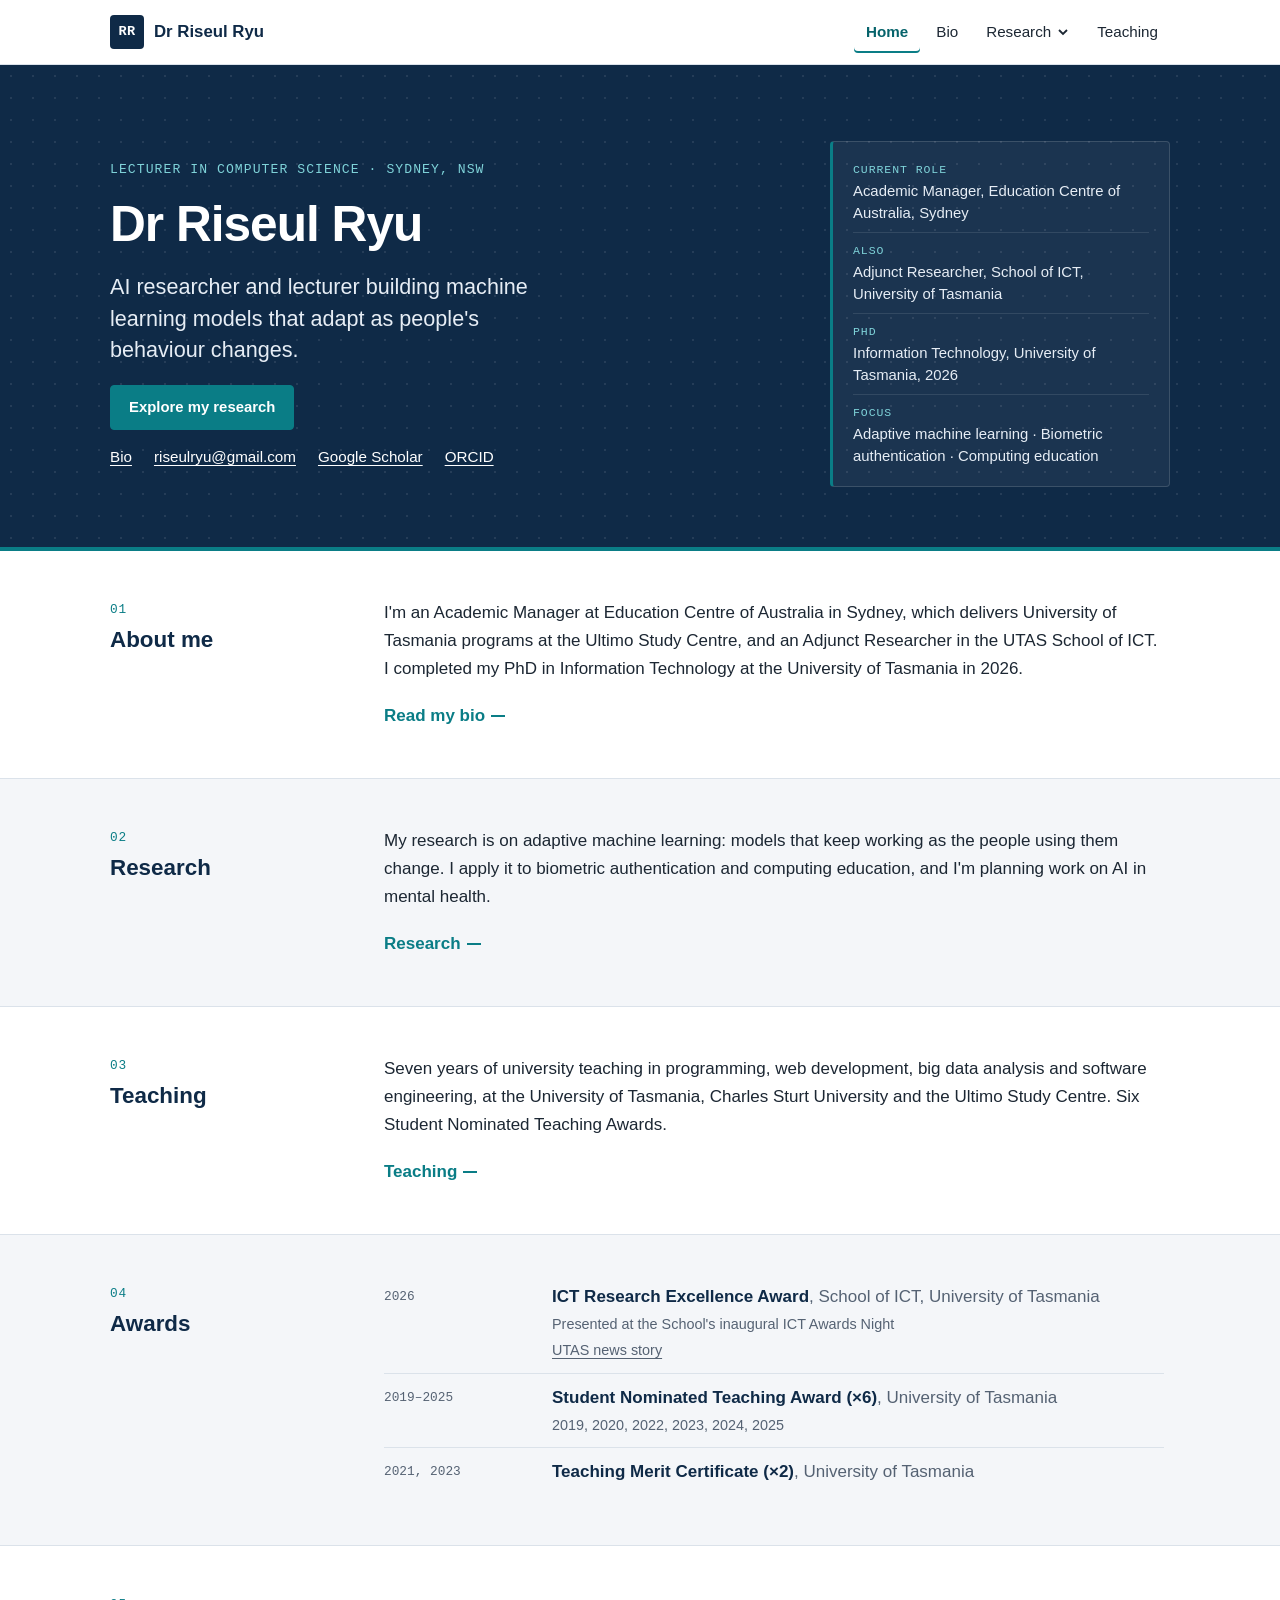
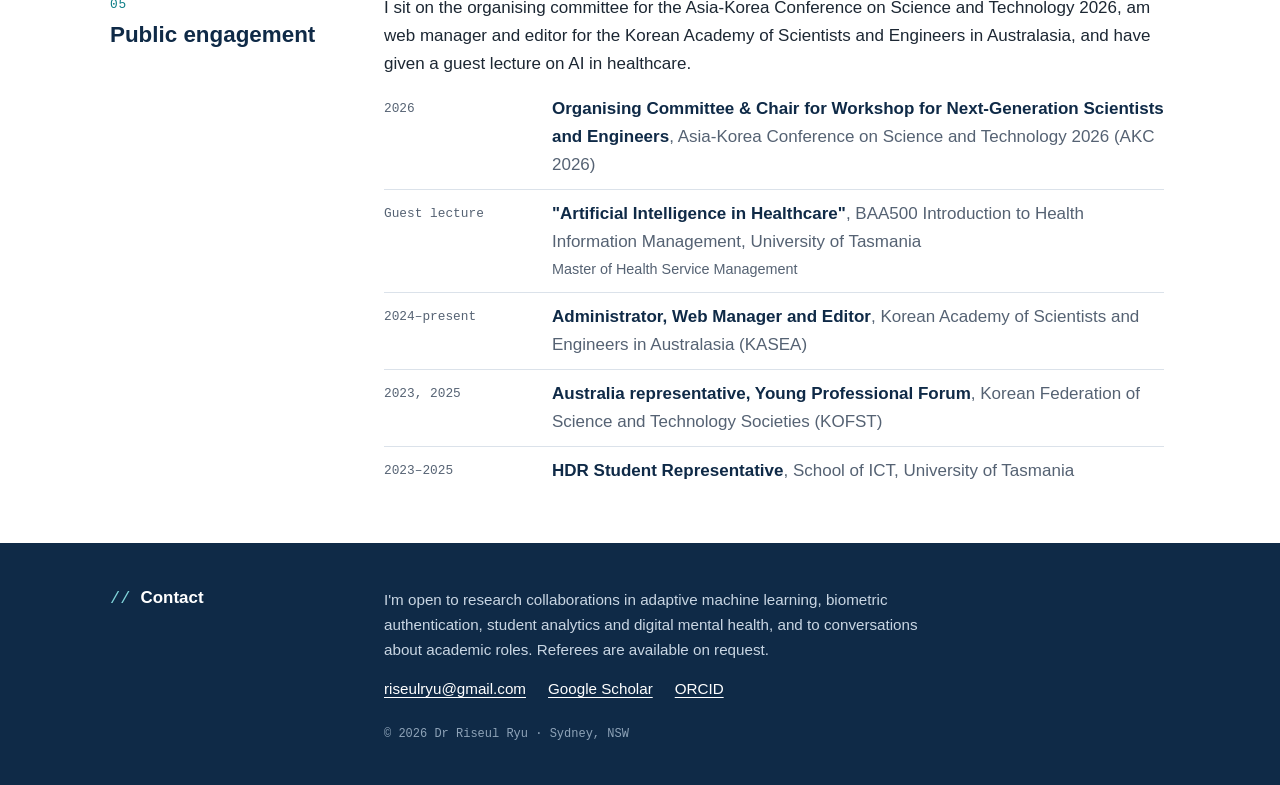
<file: index.html>
<!doctype html>
<html lang="en-AU">
<head>
<meta charset="utf-8">
<meta name="viewport" content="width=device-width, initial-scale=1">
<title>Dr Riseul Ryu | AI Researcher and Lecturer, Sydney</title>
<meta name="description" content="Dr Riseul Ryu, AI researcher and lecturer in Sydney: adaptive machine learning for biometric authentication, computing education and mental health.">
<meta property="og:title" content="Dr Riseul Ryu | AI Researcher and Lecturer, Sydney">
<meta property="og:description" content="Dr Riseul Ryu, AI researcher and lecturer in Sydney: adaptive machine learning for biometric authentication, computing education and mental health.">
<link rel="stylesheet" href="assets/site.css">
</head>
<body data-page="home">
<main>
  <section class="hero">
    <div class="wrap hero-inner">
      <div>
        <div id="photo"></div>
        <p class="kicker" id="kicker"></p>
        <h1 id="name"></h1>
        <p class="hero-summary" id="summary"></p>
        <div class="btn-row" id="heroBtns"></div>
        <ul class="text-links" id="heroLinks"></ul>
      </div>
      <dl class="facts" id="facts"></dl>
    </div>
  </section>
  <section class="block first">
    <div class="wrap sec">
      <div class="sec-label"><h2>About me</h2></div>
      <div class="sec-body"><div id="intro"></div></div>
    </div>
  </section>
  <section class="block">
    <div class="wrap sec">
      <div class="sec-label"><h2>Research</h2></div>
      <div class="sec-body"><div id="researchBrief"></div></div>
    </div>
  </section>
  <section class="block">
    <div class="wrap sec">
      <div class="sec-label"><h2>Teaching</h2></div>
      <div class="sec-body"><div id="teachingBrief"></div></div>
    </div>
  </section>
  <section class="block" id="awards">
    <div class="wrap sec">
      <div class="sec-label"><h2>Awards</h2></div>
      <div class="sec-body"><div id="awardsBrief"></div></div>
    </div>
  </section>
  <section class="block" id="engagement">
    <div class="wrap sec">
      <div class="sec-label"><h2>Public engagement</h2></div>
      <div class="sec-body"><div id="engagementBrief"></div></div>
    </div>
  </section>
</main>
<script src="assets/data.js"></script>
<script src="assets/site.js"></script>
</body>
</html>
</file>
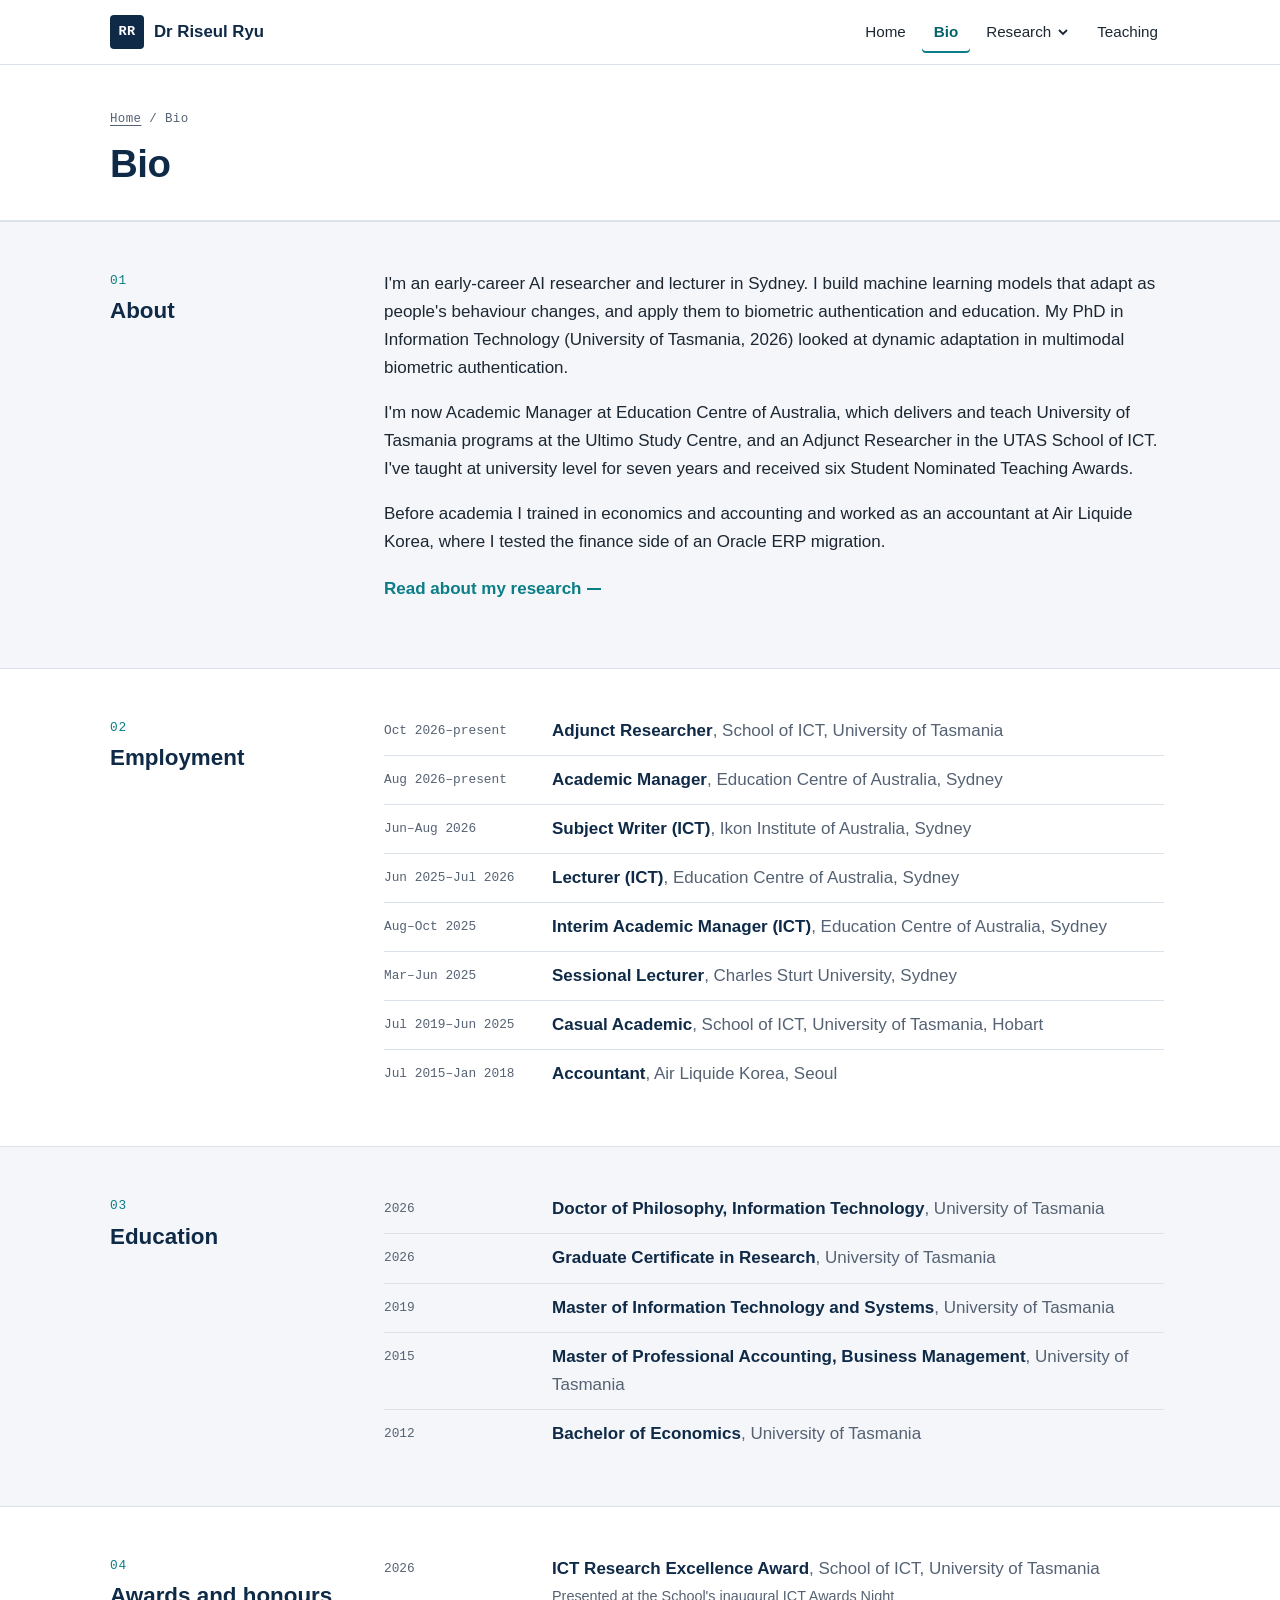
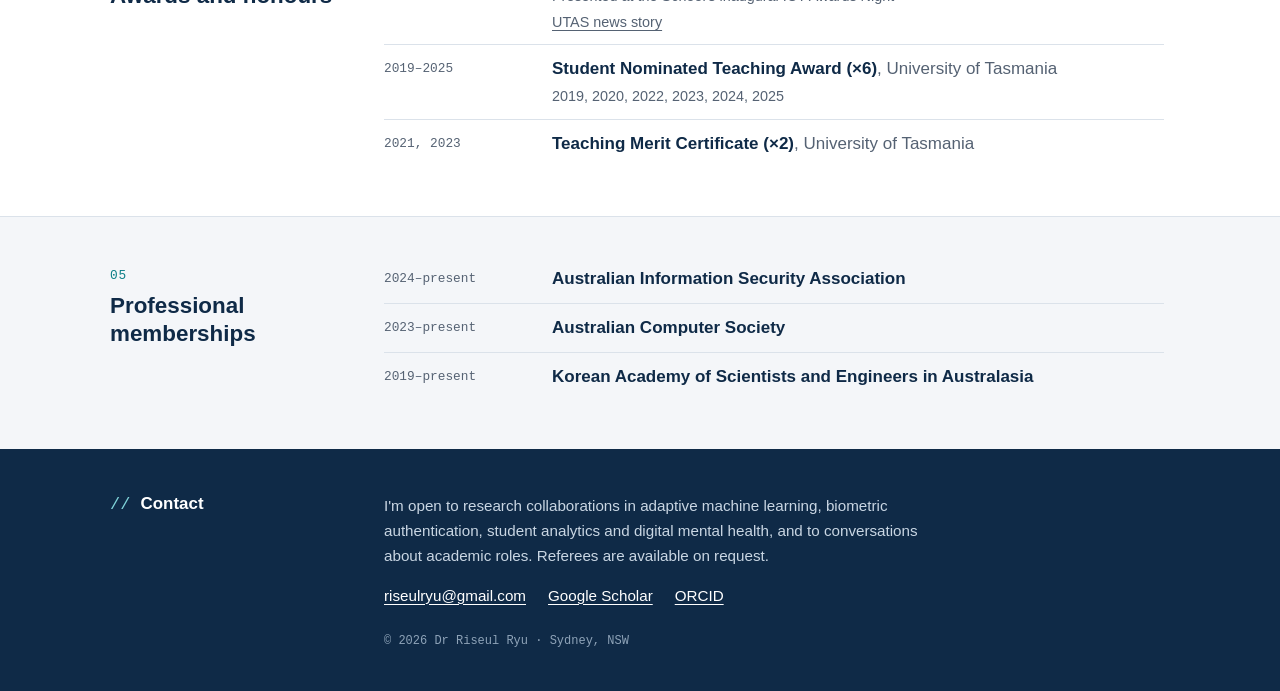
<file: bio.html>
<!doctype html>
<html lang="en-AU">
<head>
<meta charset="utf-8">
<meta name="viewport" content="width=device-width, initial-scale=1">
<title>Bio | Dr Riseul Ryu</title>
<meta name="description" content="Biography of Dr Riseul Ryu: employment, education, awards and professional memberships.">
<meta property="og:title" content="Bio | Dr Riseul Ryu">
<meta property="og:description" content="Biography of Dr Riseul Ryu: employment, education, awards and professional memberships.">
<link rel="stylesheet" href="assets/site.css">
</head>
<body data-page="bio">
<main>
  <div class="page-head"><div class="wrap"><div class="crumbs"><a href="index.html">Home</a> / Bio</div><h1>Bio</h1></div></div>
  <section class="block">
    <div class="wrap sec">
      <div class="sec-label"><h2>About</h2><div id="photo" style="margin-top:14px"></div></div>
      <div class="sec-body"><div id="bioText"></div></div>
    </div>
  </section>
  <section class="block" id="employment">
    <div class="wrap sec">
      <div class="sec-label"><h2>Employment</h2></div>
      <div class="sec-body"><ul class="cv-list" id="employmentL"></ul></div>
    </div>
  </section>
  <section class="block" id="education">
    <div class="wrap sec">
      <div class="sec-label"><h2>Education</h2></div>
      <div class="sec-body"><ul class="cv-list" id="educationL"></ul></div>
    </div>
  </section>
  <section class="block" id="awards">
    <div class="wrap sec">
      <div class="sec-label"><h2>Awards and honours</h2></div>
      <div class="sec-body"><ul class="cv-list" id="awardsL"></ul></div>
    </div>
  </section>
  <section class="block" id="memberships">
    <div class="wrap sec">
      <div class="sec-label"><h2>Professional memberships</h2></div>
      <div class="sec-body"><ul class="cv-list" id="membershipsL"></ul></div>
    </div>
  </section>
</main>
<script src="assets/data.js"></script>
<script src="assets/site.js"></script>
</body>
</html>
</file>
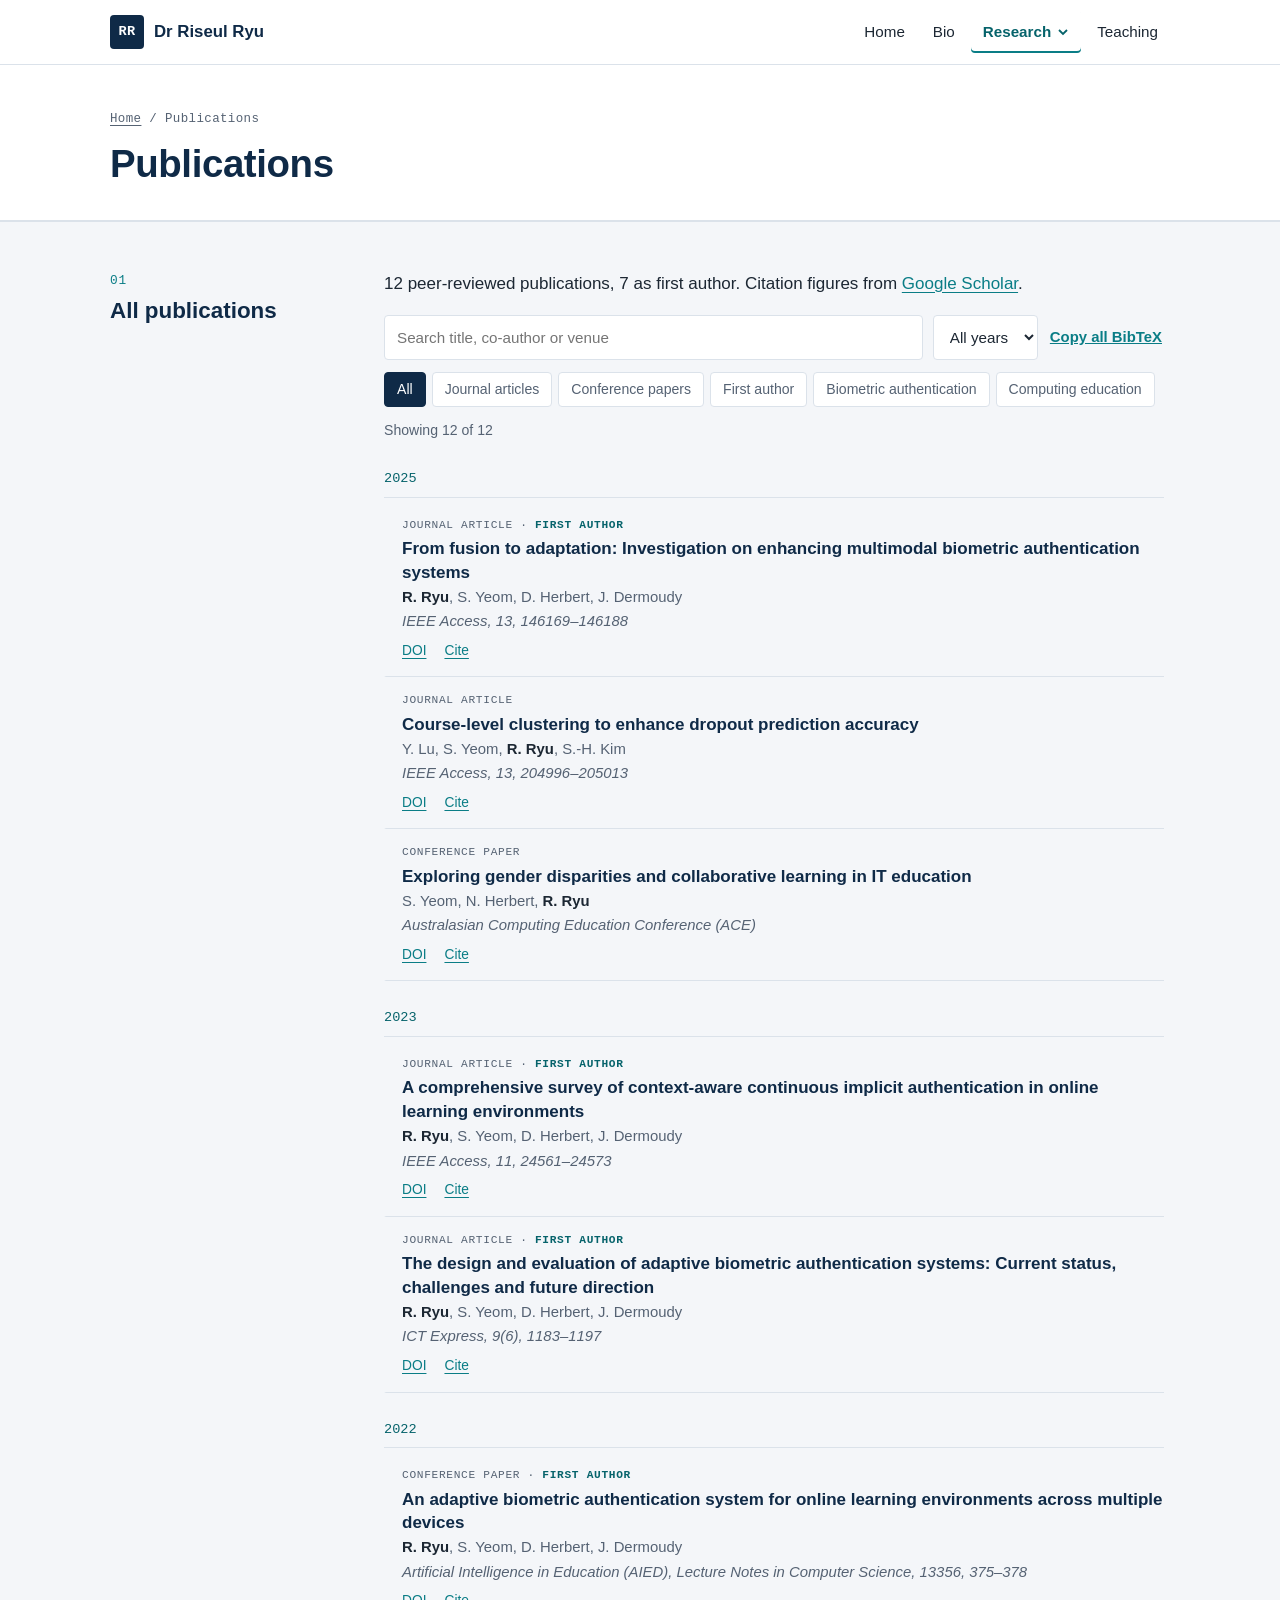
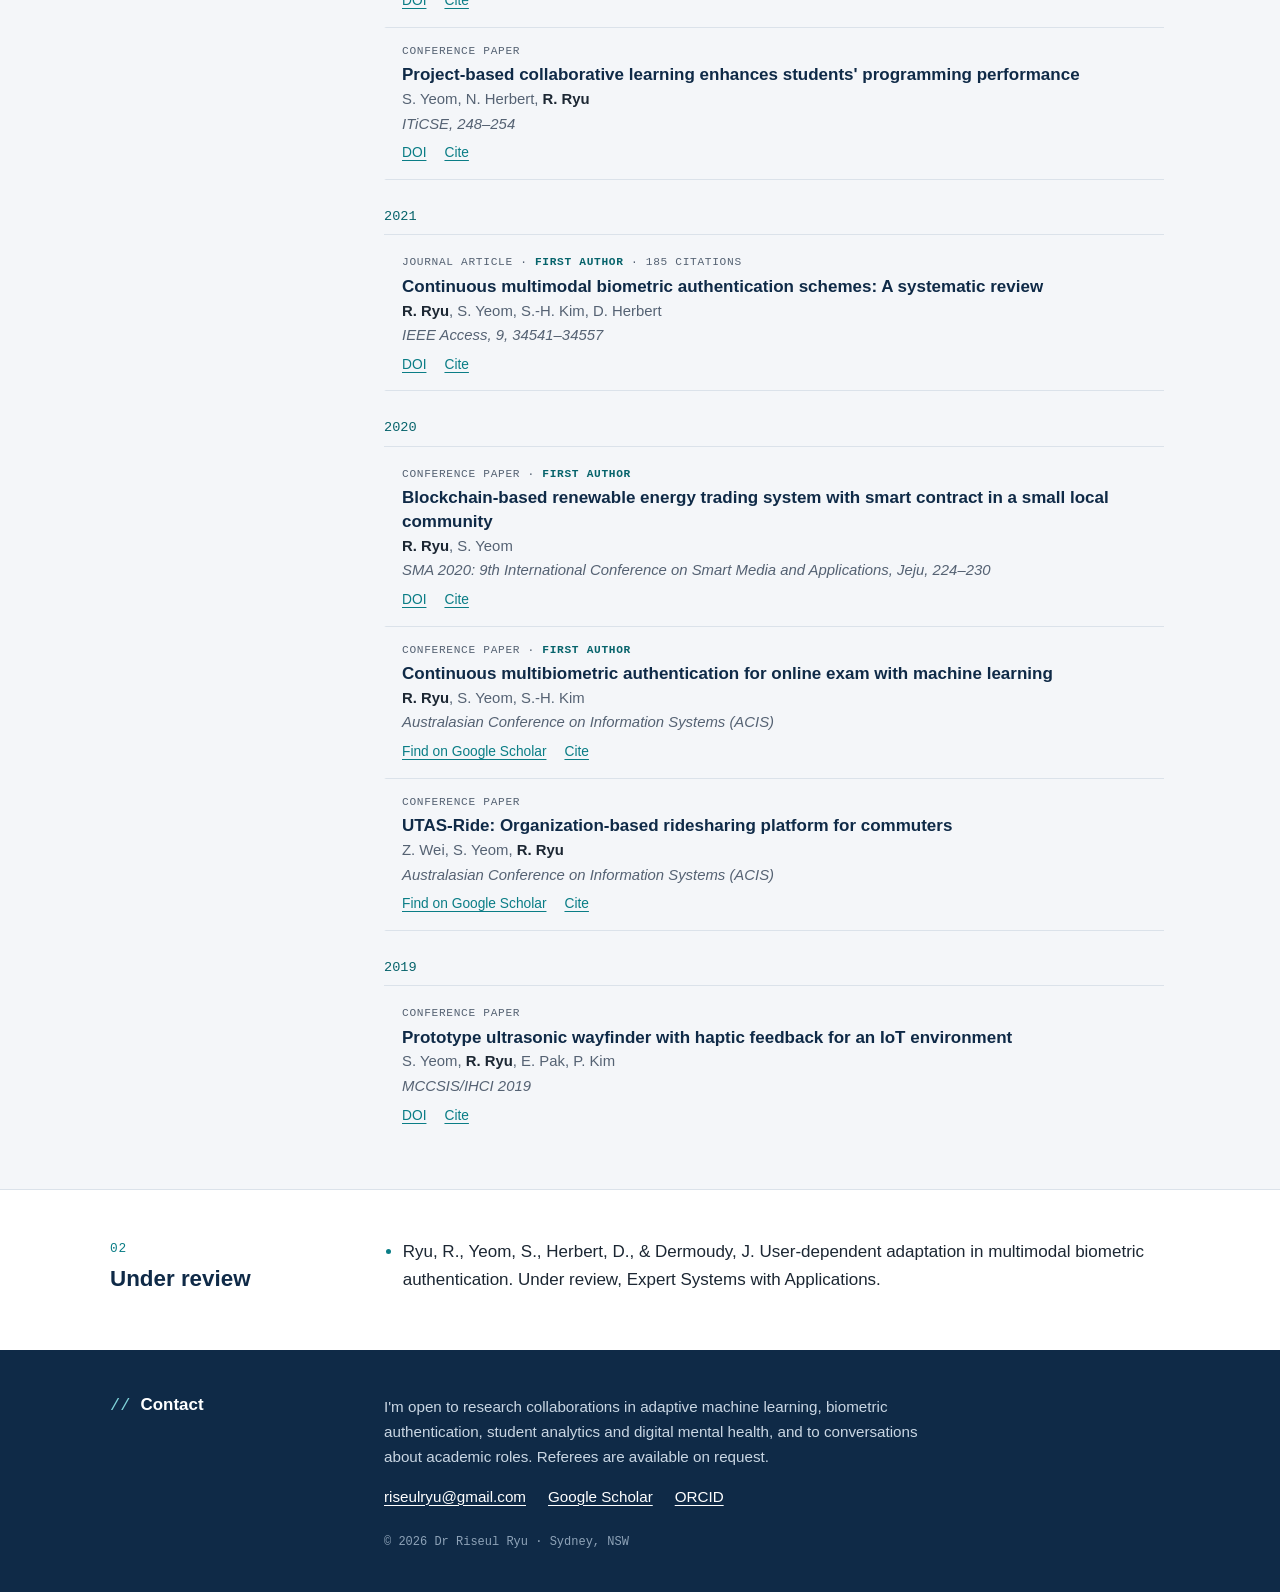
<file: publications.html>
<!doctype html>
<html lang="en-AU">
<head>
<meta charset="utf-8">
<meta name="viewport" content="width=device-width, initial-scale=1">
<title>Publications | Dr Riseul Ryu</title>
<meta name="description" content="Peer-reviewed publications of Dr Riseul Ryu, with DOI links and BibTeX.">
<meta property="og:title" content="Publications | Dr Riseul Ryu">
<meta property="og:description" content="Peer-reviewed publications of Dr Riseul Ryu, with DOI links and BibTeX.">
<link rel="stylesheet" href="assets/site.css">
</head>
<body data-page="publications">
<main>
  <div class="page-head"><div class="wrap"><div class="crumbs"><a href="index.html">Home</a> / Publications</div><h1>Publications</h1></div></div>
  <section class="block">
    <div class="wrap sec">
      <div class="sec-label"><h2>All publications</h2></div>
      <div class="sec-body">
        <p id="pubSummary"></p>
        <div class="toolbar">
          <input id="q" type="search" placeholder="Search title, co-author or venue" aria-label="Search publications">
          <select id="yearSel" aria-label="Filter by year"></select>
          <button class="btn ghost" id="allBib" type="button">Copy all BibTeX</button>
        </div>
        <div class="seg" id="typeSeg"></div>
        <p class="muted small" id="pubCount" style="margin:0"></p>
        <div id="pubList"></div>
      </div>
    </div>
  </section>
  <section class="block">
    <div class="wrap sec">
      <div class="sec-label"><h2>Under review</h2></div>
      <div class="sec-body"><ul class="plain" id="review"></ul></div>
    </div>
  </section>
</main>
<script src="assets/data.js"></script>
<script src="assets/site.js"></script>
</body>
</html>
</file>
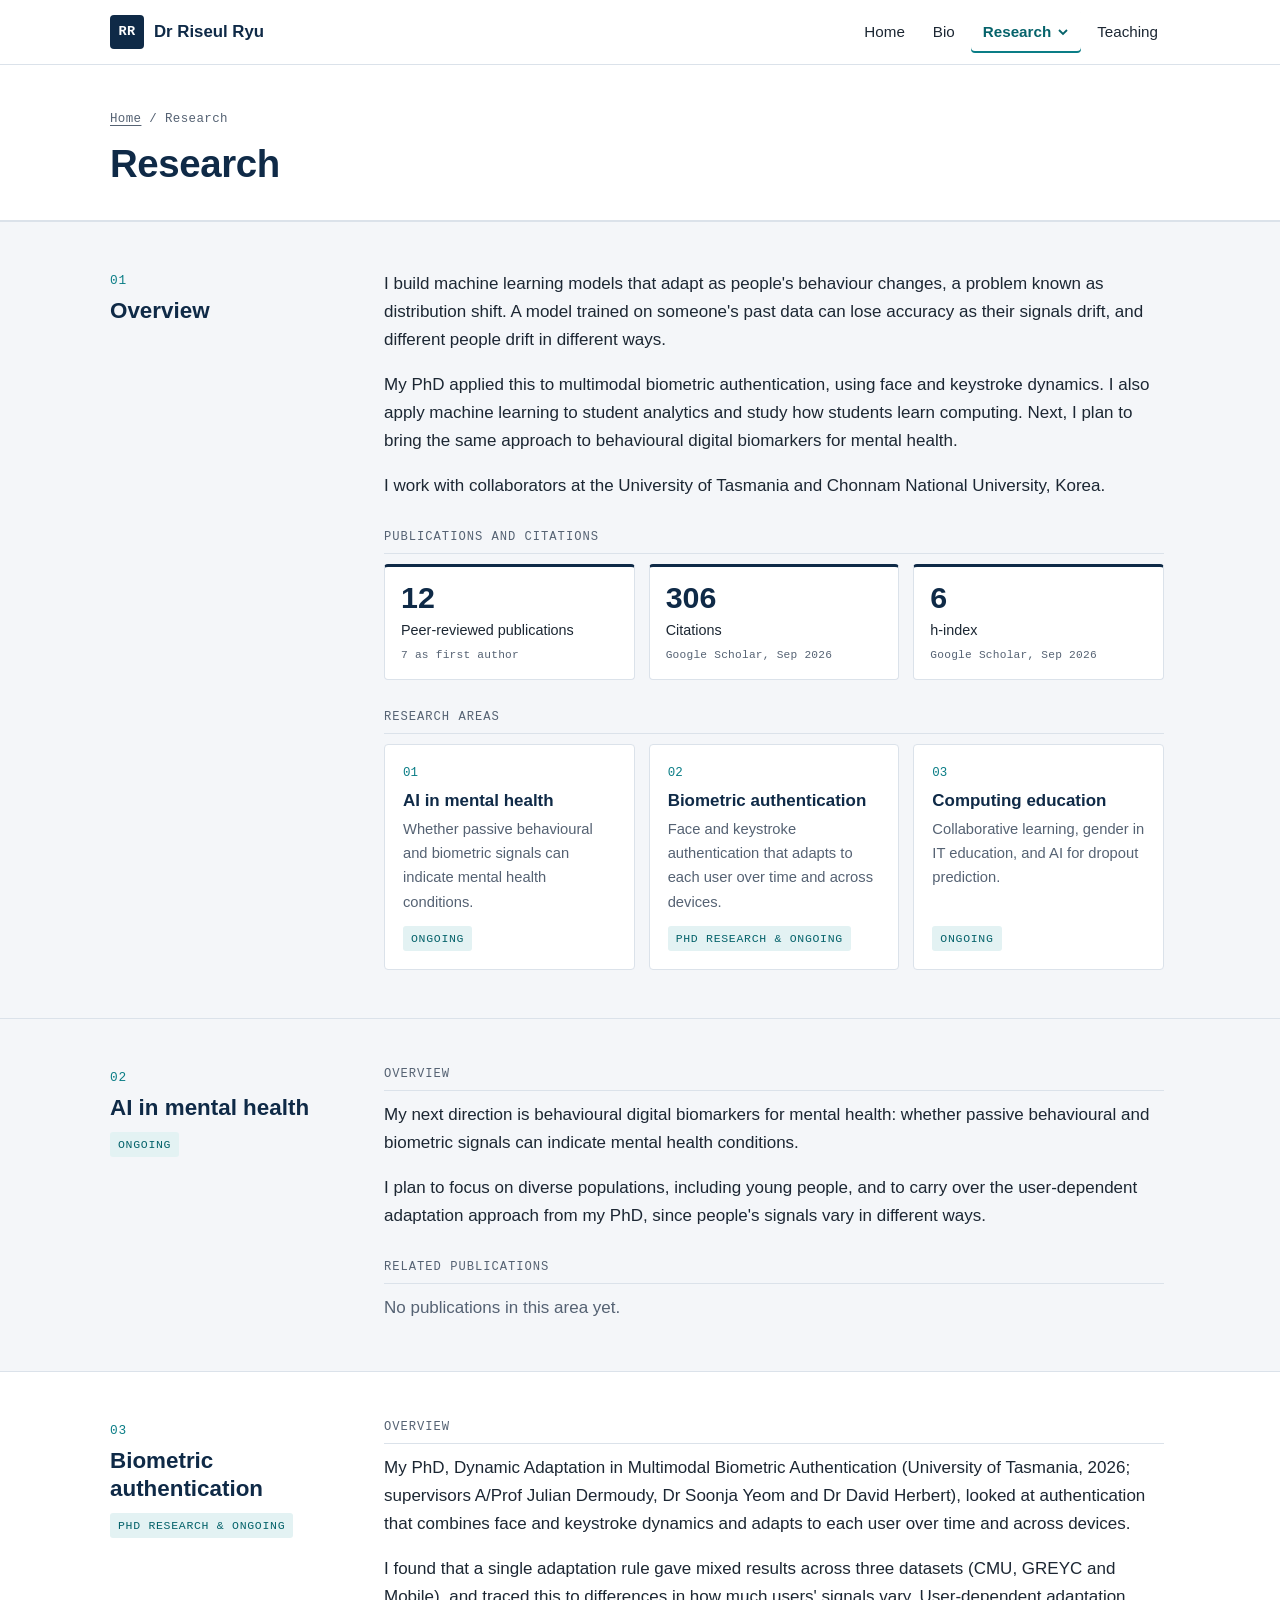
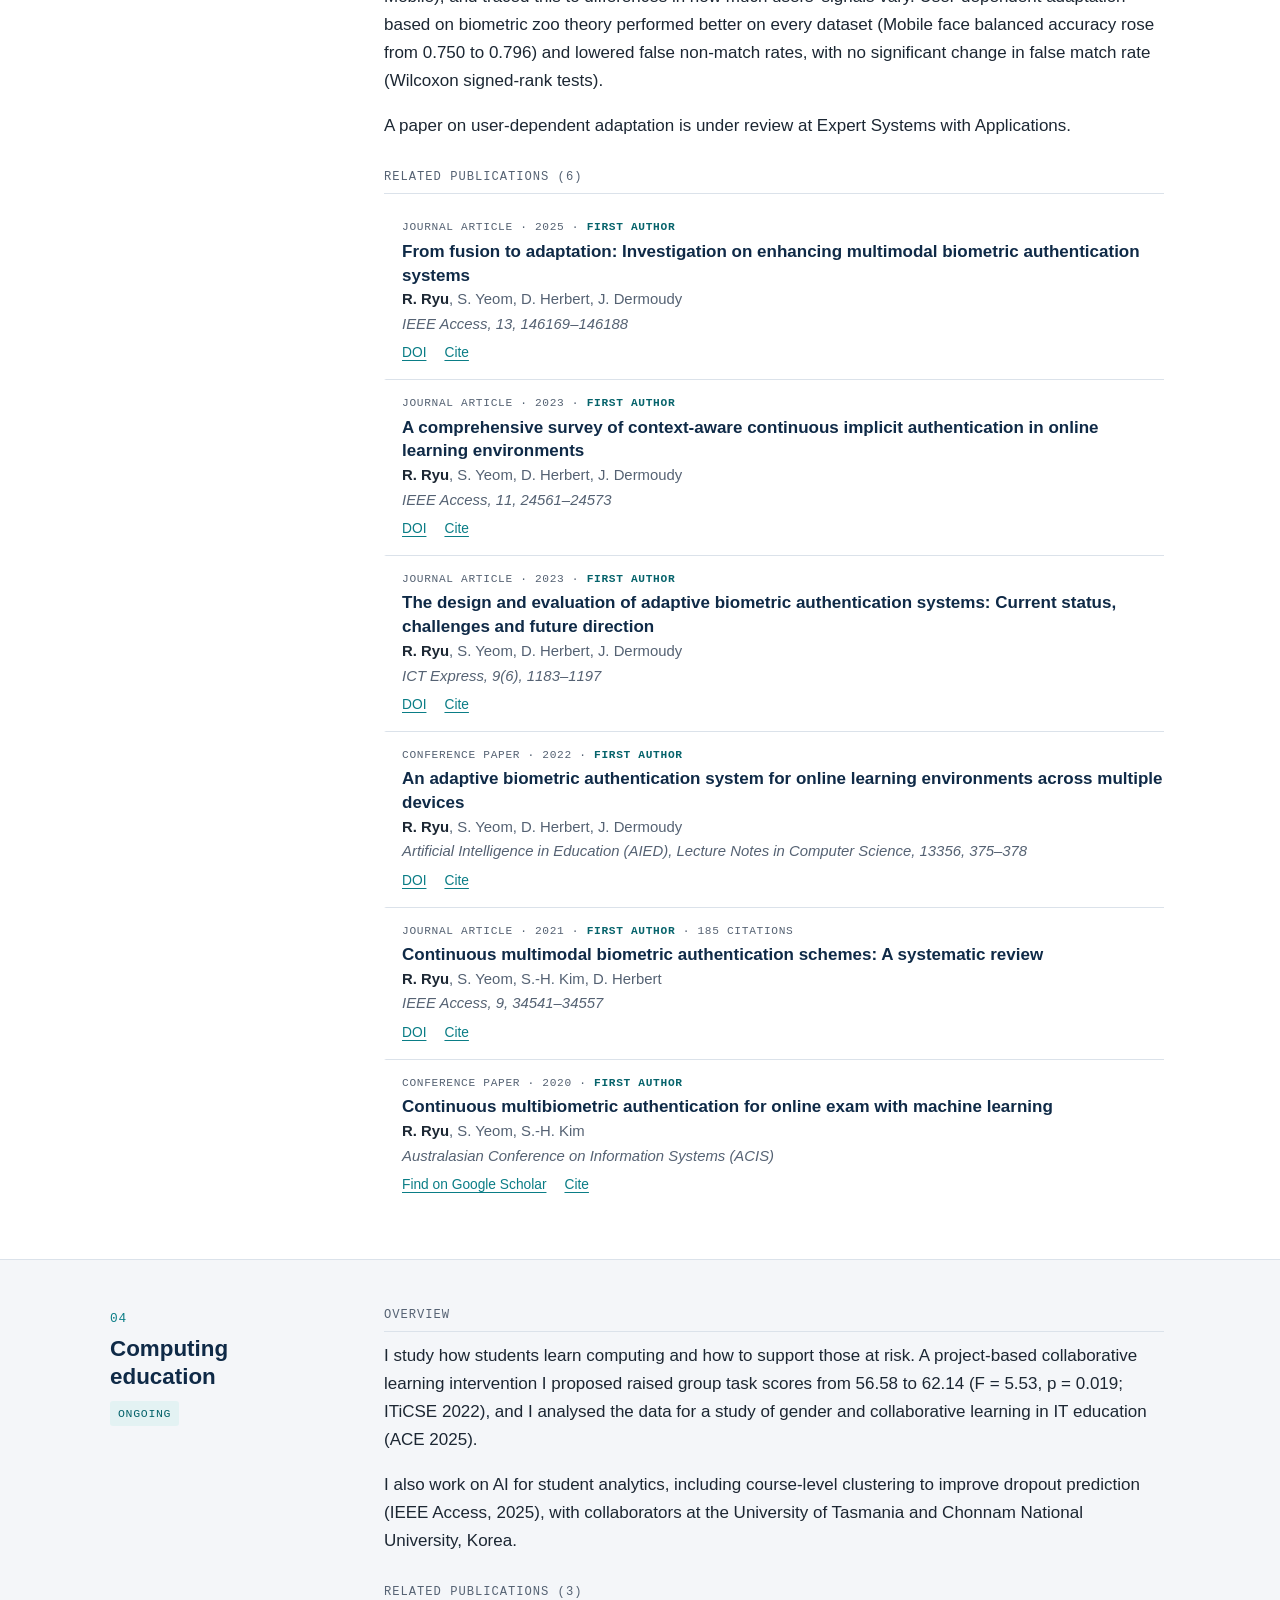
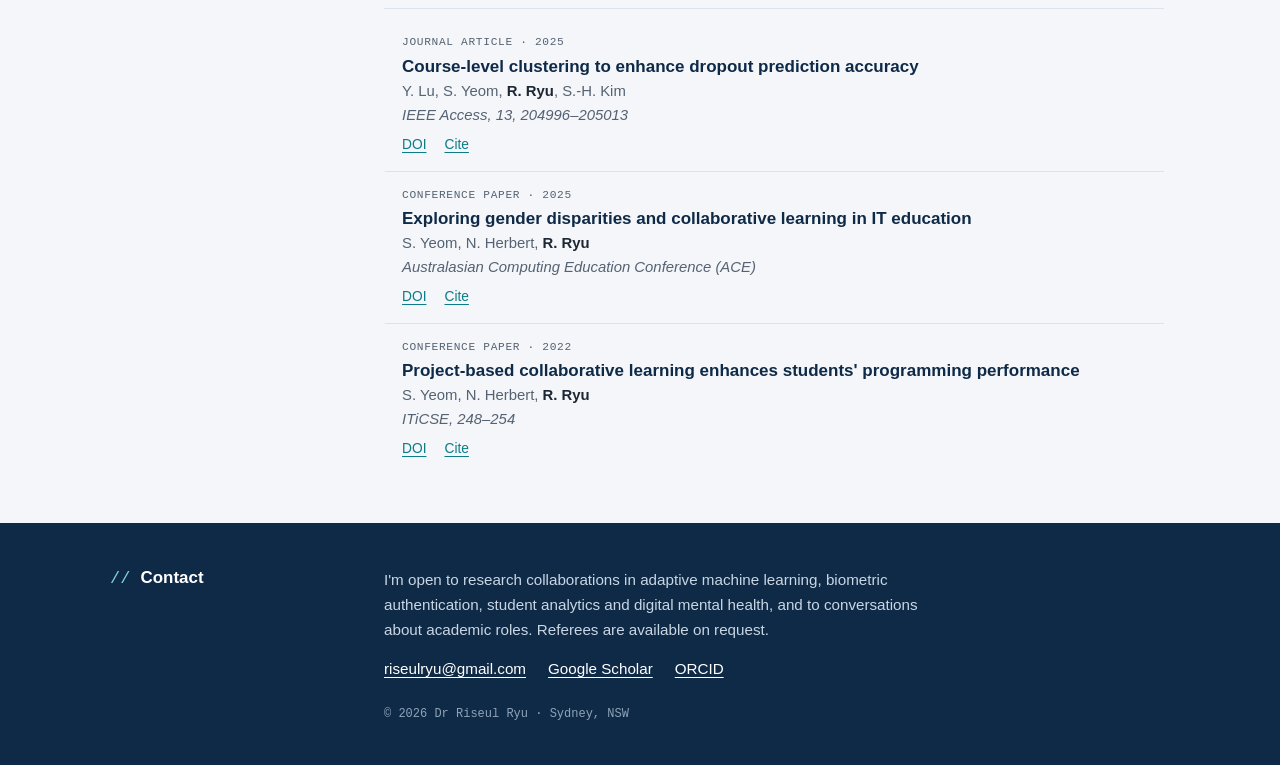
<file: research.html>
<!doctype html>
<html lang="en-AU">
<head>
<meta charset="utf-8">
<meta name="viewport" content="width=device-width, initial-scale=1">
<title>Research | Dr Riseul Ryu</title>
<meta name="description" content="Research of Dr Riseul Ryu: AI in mental health, biometric authentication and computing education, with related publications.">
<meta property="og:title" content="Research | Dr Riseul Ryu">
<meta property="og:description" content="Research of Dr Riseul Ryu: AI in mental health, biometric authentication and computing education, with related publications.">
<link rel="stylesheet" href="assets/site.css">
</head>
<body data-page="research">
<main>
  <div class="page-head"><div class="wrap"><div class="crumbs"><a href="index.html">Home</a> / Research</div><h1>Research</h1></div></div>
  <section class="block" id="research-overview">
    <div class="wrap sec">
      <div class="sec-label"><h2>Overview</h2></div>
      <div class="sec-body"><div id="overview"></div><h3 class="sub-h">Publications and citations</h3><ul class="figures" id="figures"></ul><h3 class="sub-h">Research areas</h3><div class="tiles" id="tiles"></div></div>
    </div>
  </section>
  <div id="areas"></div>
</main>
<script src="assets/data.js"></script>
<script src="assets/site.js"></script>
</body>
</html>
</file>
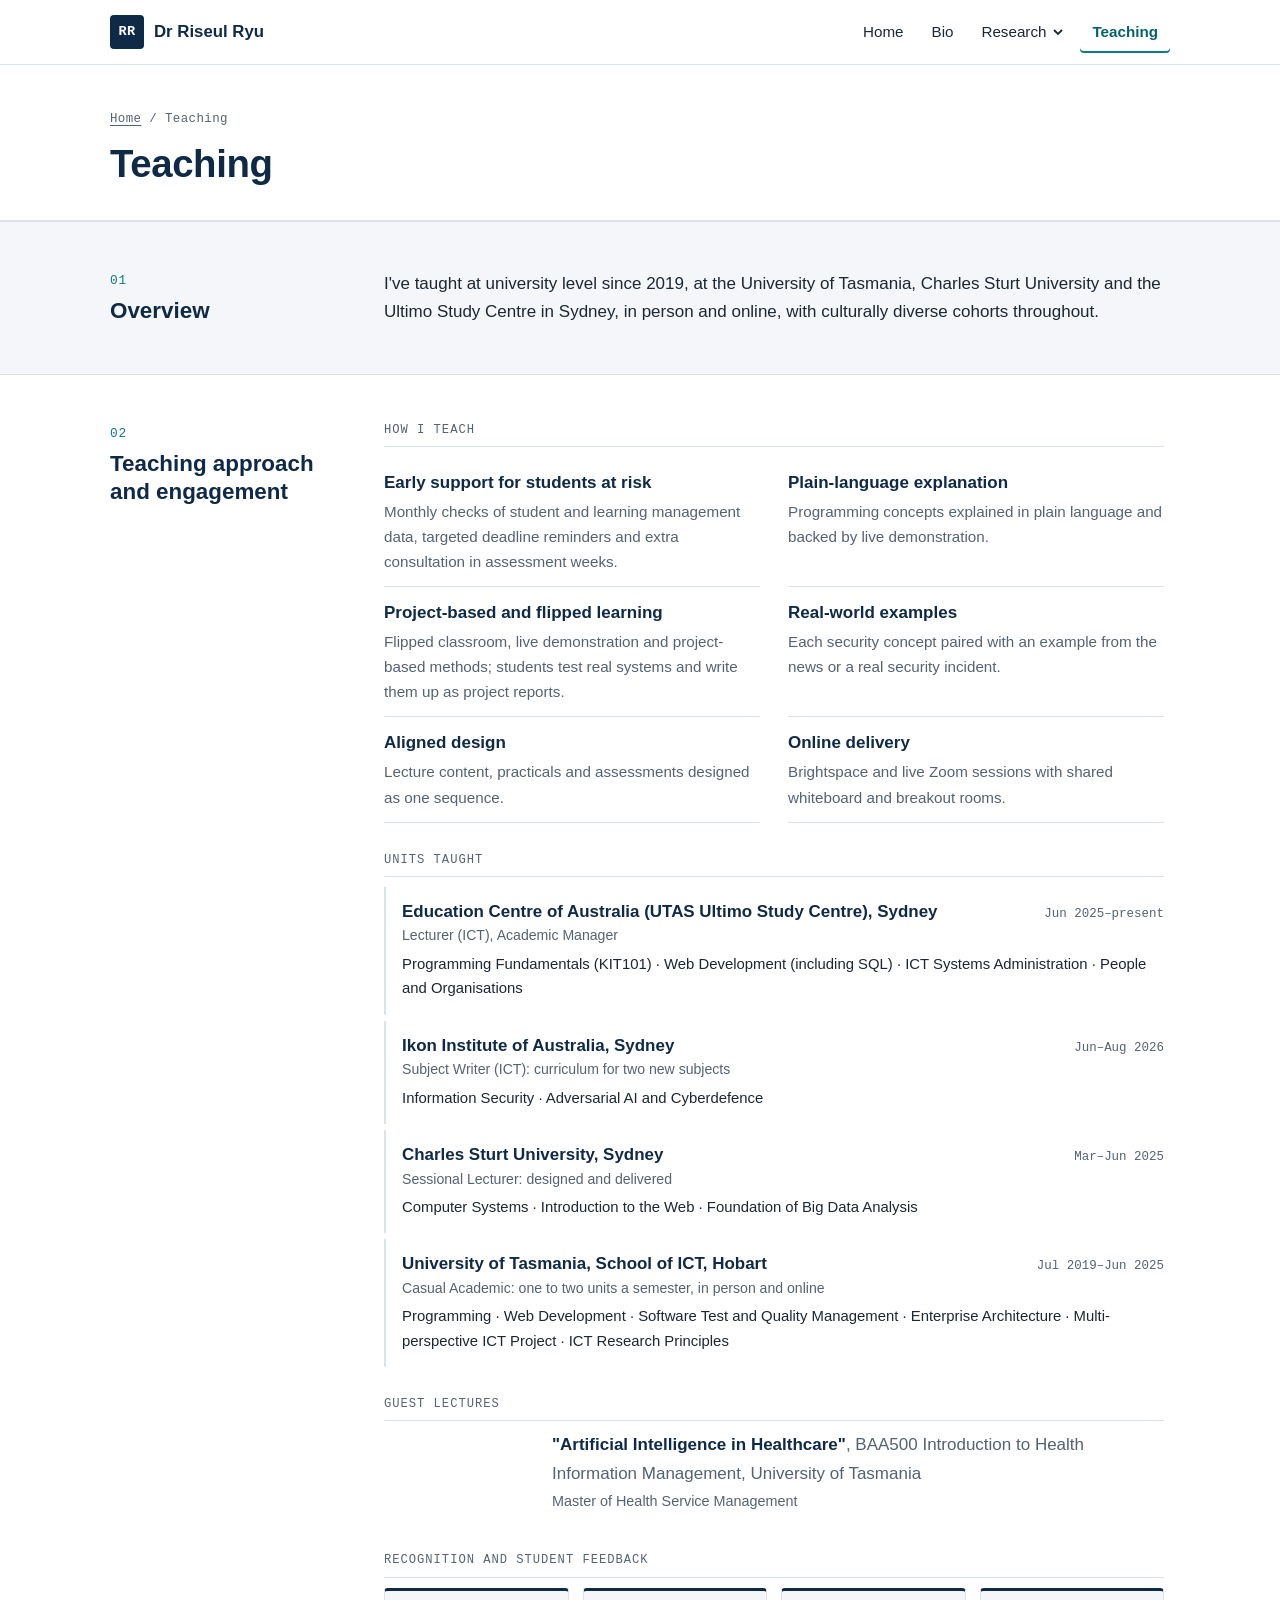
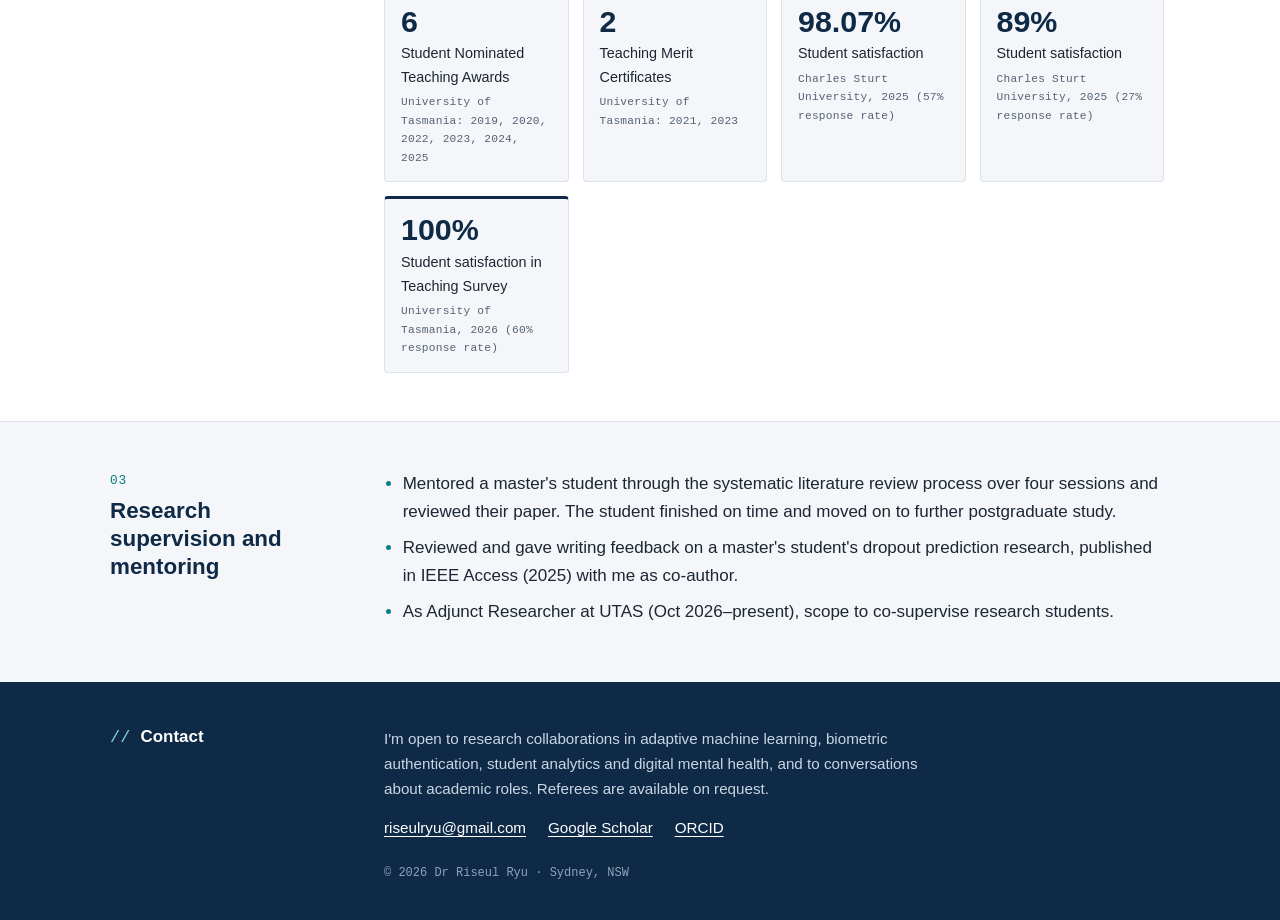
<file: teaching.html>
<!doctype html>
<html lang="en-AU">
<head>
<meta charset="utf-8">
<meta name="viewport" content="width=device-width, initial-scale=1">
<title>Teaching | Dr Riseul Ryu</title>
<meta name="description" content="Teaching of Dr Riseul Ryu: teaching approach and engagement, and research supervision and mentoring.">
<meta property="og:title" content="Teaching | Dr Riseul Ryu">
<meta property="og:description" content="Teaching of Dr Riseul Ryu: teaching approach and engagement, and research supervision and mentoring.">
<link rel="stylesheet" href="assets/site.css">
</head>
<body data-page="teaching">
<main>
  <div class="page-head"><div class="wrap"><div class="crumbs"><a href="index.html">Home</a> / Teaching</div><h1>Teaching</h1></div></div>
  <section class="block">
    <div class="wrap sec">
      <div class="sec-label"><h2>Overview</h2></div>
      <div class="sec-body"><p id="intro"></p></div>
    </div>
  </section>
  <section class="block" id="approach-engagement">
    <div class="wrap sec">
      <div class="sec-label"><h2>Teaching approach and engagement</h2></div>
      <div class="sec-body">
        <h3 class="sub-h">How I teach</h3><dl class="points" id="approach"></dl>
        <h3 class="sub-h">Units taught</h3><div id="roles"></div>
        <h3 class="sub-h">Guest lectures</h3><ul class="cv-list" id="guest"></ul>
        <h3 class="sub-h">Recognition and student feedback</h3><ul class="figures" id="recognition"></ul>
      </div>
    </div>
  </section>
  <section class="block" id="supervision-mentoring">
    <div class="wrap sec">
      <div class="sec-label"><h2>Research supervision and mentoring</h2></div>
      <div class="sec-body"><ul class="plain" id="supervision"></ul></div>
    </div>
  </section>
</main>
<script src="assets/data.js"></script>
<script src="assets/site.js"></script>
</body>
</html>
</file>
<file: assets/site.css>
/* =====================================================================
   Typeface: Aptos (Microsoft), shown on devices that have it installed.
   Labels use a system monospace (Cascadia / Consolas / SF Mono).
   Colour: deep navy with a teal accent, on a light cool grey.
   Change the palette here.
   ===================================================================== */
:root{
  --font: Aptos, "Aptos Display", "Segoe UI", Calibri, "Helvetica Neue", Arial, sans-serif;
  --mono: "Cascadia Code", "Cascadia Mono", Consolas, "SF Mono", Menlo, ui-monospace, monospace;
  --navy:#0f2a47;        /* headings, hero, footer */
  --navy-2:#173a5e;      /* hero highlights */
  --teal:#0a7d86;        /* links, accents */
  --teal-dark:#06636b;
  --teal-soft:#e3f2f3;
  --bg:#f4f6f9;          /* page */
  --surface:#ffffff;     /* panels */
  --text:#1c2733;
  --muted:#556273;
  --line:#dbe2ea;
  --maxw:1100px; --label:230px;
}

*{box-sizing:border-box}
html{scroll-behavior:smooth;scroll-padding-top:80px}
body{margin:0;background:var(--bg);color:var(--text);font:17px/1.65 var(--font);-webkit-font-smoothing:antialiased}
h1,h2,h3{font-family:var(--font);line-height:1.25;margin:0 0 .5em;font-weight:600;color:var(--navy)}
h1{font-size:2.4rem;letter-spacing:-.01em} h2{font-size:1.4rem} h3{font-size:1.06rem}
p{margin:0 0 1em}
a{color:var(--teal);text-underline-offset:3px;text-decoration-thickness:1px}
a:hover{color:var(--teal-dark);text-decoration-thickness:2px}
.wrap{max-width:var(--maxw);margin:0 auto;padding:0 20px}
.muted{color:var(--muted)}
.small{font-size:.88rem}
button{font:inherit;cursor:pointer}
ul.plain{padding-left:1.1em;margin:0}
ul.plain li{margin-bottom:8px}
ul.plain li::marker{color:var(--teal)}
.mono{font-family:var(--mono)}

/* ===== Header and navigation ===== */
header.top{position:sticky;top:0;z-index:30;background:var(--surface);border-bottom:1px solid var(--line)}
.top .wrap{display:flex;align-items:center;gap:12px;height:64px}
.brand{display:flex;align-items:center;gap:10px;text-decoration:none;color:var(--navy);margin-right:auto;white-space:nowrap;font-weight:600;font-size:1.05rem}
.brand .mark{display:grid;place-items:center;width:34px;height:34px;border-radius:4px;background:var(--navy);color:#fff;font-family:var(--mono);font-size:.85rem;letter-spacing:.02em}
.brand:hover{color:var(--navy)}
nav.links{display:flex;align-items:center;gap:4px}
nav.links > a,.dd > button{display:flex;align-items:center;gap:6px;text-decoration:none;color:var(--text);font-size:.95rem;padding:8px 12px;border-radius:4px;background:none;border:0}
nav.links > a:hover,.dd > button:hover,.dd:focus-within > button{background:var(--teal-soft);color:var(--navy)}
nav.links > a[aria-current="page"],.dd.current > button{color:var(--teal-dark);font-weight:600;box-shadow:inset 0 -2px 0 var(--teal)}
.dd{position:relative}
.dd > button svg{width:12px;height:12px;transition:transform .15s}
.dd.open > button svg{transform:rotate(180deg)}
.dd-menu{display:none;position:absolute;top:calc(100% + 6px);left:0;min-width:250px;background:var(--surface);border:1px solid var(--line);border-top:3px solid var(--teal);border-radius:0 0 6px 6px;box-shadow:0 10px 24px rgba(15,42,71,.12);padding:6px 0;margin:0;list-style:none}
.dd.open .dd-menu{display:block}
@media (hover:hover) and (min-width:861px){.dd:hover .dd-menu{display:block}.dd:hover > button svg{transform:rotate(180deg)}}
.dd-menu a{display:block;padding:9px 16px;color:var(--text);text-decoration:none;font-size:.93rem}
.dd-menu a:hover{background:var(--teal-soft);color:var(--navy)}
.dd-menu a small{display:block;color:var(--muted);font-size:.8rem}
.dd-menu .sep{border-top:1px solid var(--line);margin:6px 0}
.icon-btn{border:1px solid var(--line);background:var(--surface);color:var(--navy);border-radius:4px;width:38px;height:38px;display:none;place-items:center}
.icon-btn svg{width:18px;height:18px}
@media (max-width:860px){
  .icon-btn{display:grid}
  nav.links{display:none;position:absolute;top:64px;left:0;right:0;flex-direction:column;align-items:stretch;gap:0;background:var(--surface);border-bottom:1px solid var(--line);padding:6px 20px 14px;box-shadow:0 10px 20px rgba(15,42,71,.08)}
  nav.links.open{display:flex}
  nav.links > a,.dd > button{padding:12px 0;border-radius:0;border-bottom:1px solid var(--line);width:100%;justify-content:space-between}
  nav.links > a[aria-current="page"],.dd.current > button{box-shadow:none}
  .dd-menu{position:static;box-shadow:none;border:0;border-left:2px solid var(--teal);border-radius:0;margin:4px 0 8px;padding:0}
  .dd-menu a small{display:none}
}

/* ===== Home hero ===== */
.hero{position:relative;background-color:var(--navy);color:#fff;padding:76px 0 64px;overflow:hidden;
  background-image:radial-gradient(rgba(255,255,255,.09) 1px,transparent 1.2px);background-size:22px 22px}
.hero::after{content:"";position:absolute;left:0;right:0;bottom:0;height:4px;background:var(--teal)}
.hero-inner{display:grid;grid-template-columns:1fr 340px;gap:56px;align-items:center}
.hero .kicker{font-family:var(--mono);font-size:.82rem;letter-spacing:.08em;color:#7fd3d9;text-transform:uppercase;margin:0 0 14px}
.hero h1{color:#fff;font-size:3.1rem;letter-spacing:-.02em;margin-bottom:.3em}
.hero-summary{font-size:1.35rem;line-height:1.45;max-width:36ch;margin:0 0 14px;color:#e6edf5}
.hero-meta{color:#a9bccf;margin:0}
.hero .text-links a{color:#fff}
.hero .text-links a:hover{color:#7fd3d9}
.hero .btn{background:var(--teal);border-color:var(--teal);color:#fff}
.hero .btn:hover{background:#0c9099}
.facts{background:rgba(255,255,255,.05);border:1px solid rgba(255,255,255,.14);border-left:3px solid var(--teal);border-radius:4px;padding:18px 20px;margin:0}
.facts div{padding:8px 0;border-bottom:1px solid rgba(255,255,255,.1)}
.facts div:first-child{padding-top:0}
.facts div:last-child{border-bottom:0;padding-bottom:0}
.facts dt{font-family:var(--mono);font-size:.72rem;letter-spacing:.08em;text-transform:uppercase;color:#7fd3d9}
.facts dd{margin:2px 0 0;font-size:.93rem;color:#e6edf5;line-height:1.45}
.photo{width:100%;max-width:220px;aspect-ratio:4/5;object-fit:cover;border-radius:4px;display:block;margin-bottom:16px}
@media (max-width:860px){
  .hero{padding:48px 0 44px}
  .hero-inner{grid-template-columns:1fr;gap:28px}
  .hero h1{font-size:2.3rem}
  .hero-summary{font-size:1.18rem}
}

/* ===== Buttons and links ===== */
.btn-row{display:flex;flex-wrap:wrap;gap:10px 16px;align-items:center;margin-top:20px}
.btn{display:inline-block;background:var(--teal);color:#fff;border:1px solid var(--teal);border-radius:4px;padding:9px 18px;font-weight:600;font-size:.93rem;text-decoration:none}
.btn:hover{background:var(--teal-dark);color:#fff;text-decoration:none}
.btn.ghost{background:transparent;color:var(--teal);border:0;padding:8px 2px;font-weight:600;text-decoration:underline}
.text-links{display:flex;flex-wrap:wrap;gap:6px 22px;margin:14px 0 0;padding:0;list-style:none;font-size:.95rem}
.more{display:inline-flex;align-items:center;gap:6px;margin-top:2px;font-weight:600;text-decoration:none}
.more::after{content:"";width:14px;height:2px;background:currentColor;transition:width .15s}
.more:hover::after{width:22px}

/* ===== Page title band ===== */
.page-head{background:var(--surface);border-bottom:1px solid var(--line)}
.page-head .wrap{padding-top:44px;padding-bottom:32px}
.page-head h1{margin:0}
.page-head p{color:var(--muted);margin:10px 0 0;max-width:70ch}
.crumbs{font-family:var(--mono);font-size:.78rem;color:var(--muted);margin-bottom:10px;letter-spacing:.03em}
.crumbs a{color:var(--muted)}

/* ===== Aligned sections (label column + body), auto-numbered ===== */
main{counter-reset:sec}
section.block{padding:48px 0;border-top:1px solid var(--line)}
section.block:nth-of-type(even){background:var(--surface)}
section.block.first{border-top:0}
.sec{display:grid;grid-template-columns:var(--label) 1fr;gap:44px;align-items:start}
.sec-label{position:sticky;top:96px}
.sec-label::before{counter-increment:sec;content:counter(sec,decimal-leading-zero);display:block;font-family:var(--mono);font-size:.8rem;color:var(--teal);letter-spacing:.06em;margin-bottom:6px}
.sec-label h2{margin:0}
.sec-label .status{margin-top:10px}
.sec-body{min-width:0;max-width:780px}
.sec-body > p:last-child{margin-bottom:0}
@media (max-width:860px){.sec{grid-template-columns:1fr;gap:16px}.sec-label{position:static}}

.status{display:inline-block;font-family:var(--mono);font-size:.72rem;letter-spacing:.06em;text-transform:uppercase;color:var(--teal-dark);background:var(--teal-soft);padding:3px 8px;border-radius:3px}
.sub-h{font-family:var(--mono);font-size:.76rem;font-weight:500;letter-spacing:.08em;text-transform:uppercase;color:var(--muted);margin:30px 0 10px;padding-bottom:8px;border-bottom:1px solid var(--line)}
.sec-body > .sub-h:first-child{margin-top:0}

/* Dated list */
ul.cv-list{list-style:none;margin:0;padding:0}
ul.cv-list li{display:grid;grid-template-columns:150px 1fr;gap:18px;padding:10px 0;border-bottom:1px solid var(--line)}
ul.cv-list li:first-child{padding-top:0}
ul.cv-list li:last-child{border-bottom:0}
ul.cv-list .when{font-family:var(--mono);color:var(--muted);font-size:.8rem;padding-top:3px}
ul.cv-list strong{color:var(--navy)}
ul.cv-list .where{color:var(--muted)}
ul.cv-list .detail{display:block;color:var(--muted);font-size:.9rem;margin-top:2px}
@media (max-width:560px){ul.cv-list li{grid-template-columns:1fr;gap:2px}}

/* Teaching approach list */
dl.points{margin:0;display:grid;grid-template-columns:1fr 1fr;gap:0 28px}
dl.points div{padding:12px 0;border-bottom:1px solid var(--line)}
dl.points dt{font-weight:600;color:var(--navy)}
dl.points dd{margin:2px 0 0;color:var(--muted);font-size:.95rem}
@media (max-width:640px){dl.points{grid-template-columns:1fr}}

/* Figures */
.figures{display:grid;grid-template-columns:repeat(auto-fit,minmax(150px,1fr));gap:14px;margin:0;padding:0;list-style:none}
.figures li{background:var(--surface);border:1px solid var(--line);border-top:3px solid var(--navy);border-radius:4px;padding:14px 16px}
section.block:nth-of-type(even) .figures li{background:var(--bg)}
.figures b{display:block;font-size:1.9rem;font-weight:600;line-height:1.1;color:var(--navy);font-variant-numeric:tabular-nums}
.figures span{display:block;font-size:.9rem;margin-top:4px}
.figures small{display:block;font-family:var(--mono);font-size:.7rem;color:var(--muted);margin-top:4px;letter-spacing:.02em}

/* Research area tiles */
.tiles{display:grid;grid-template-columns:repeat(3,1fr);gap:14px}
.tile{display:flex;flex-direction:column;background:var(--surface);border:1px solid var(--line);border-radius:4px;padding:18px;text-decoration:none;color:var(--text);transition:border-color .15s,transform .15s}
section.block:nth-of-type(even) .tile{background:var(--bg)}
.tile:hover{border-color:var(--teal);transform:translateY(-2px);color:var(--text)}
.tile .n{font-family:var(--mono);font-size:.78rem;color:var(--teal)}
.tile h3{margin:6px 0 6px}
.tile p{color:var(--muted);font-size:.92rem;margin:0 0 12px;flex:1}
.tile .status{align-self:flex-start}
@media (max-width:860px){.tiles{grid-template-columns:1fr}}

/* Home briefs */
.brief-grid{display:grid;grid-template-columns:repeat(3,1fr);gap:16px}
@media (max-width:860px){.brief-grid{grid-template-columns:1fr}}

/* Teaching roles */
.role{padding:14px 0 14px 16px;border-left:2px solid var(--line);margin-bottom:6px}
.role:hover{border-left-color:var(--teal)}
.role-head{display:flex;justify-content:space-between;gap:12px;flex-wrap:wrap;align-items:baseline}
.role-head h3{margin:0}
.role-head .when{font-family:var(--mono);font-size:.78rem;color:var(--muted);white-space:nowrap}
.role .units{color:var(--text);font-size:.93rem;margin-top:4px}

/* ===== Publications ===== */
.toolbar{display:flex;flex-wrap:wrap;gap:10px;margin:0 0 12px}
.toolbar input,.toolbar select{font:inherit;font-size:.95rem;border:1px solid var(--line);background:var(--surface);color:var(--text);border-radius:4px;padding:9px 12px}
.toolbar input:focus,.toolbar select:focus{outline:2px solid var(--teal);outline-offset:1px}
.toolbar input{flex:1 1 220px;min-width:0}
.seg{display:flex;flex-wrap:wrap;gap:6px;margin-bottom:12px}
.seg button{border:1px solid var(--line);background:var(--surface);color:var(--muted);padding:5px 12px;border-radius:4px;font-size:.88rem}
.seg button.on{background:var(--navy);border-color:var(--navy);color:#fff}
.year-h{font-family:var(--mono);font-size:.85rem;color:var(--teal-dark);margin:26px 0 4px;padding-bottom:6px;border-bottom:1px solid var(--line)}
.pub{padding:14px 0 14px 16px;border-left:2px solid transparent;border-bottom:1px solid var(--line)}
.pub:hover{border-left-color:var(--teal)}
.pub:last-child{border-bottom:0}
.pub-kind{font-family:var(--mono);font-size:.7rem;letter-spacing:.06em;text-transform:uppercase;color:var(--muted);margin-bottom:3px}
.pub-kind .hl{color:var(--teal-dark);font-weight:600}
.pub-title{font-weight:600;line-height:1.4;color:var(--navy)}
.pub-meta{font-size:.93rem;color:var(--muted)}
.pub-meta .me{color:var(--text);font-weight:600}
.pub-actions{display:flex;flex-wrap:wrap;gap:4px 18px;margin-top:6px}
.pub-actions a,.pub-actions button{background:none;border:0;padding:0;color:var(--teal);text-decoration:underline;text-underline-offset:3px;font-size:.86rem}
.drawer{display:none;margin-top:10px;background:var(--bg);border:1px solid var(--line);border-left:3px solid var(--teal);padding:10px 12px}
.drawer.open{display:block}
.drawer pre{margin:0 0 6px;white-space:pre-wrap;word-break:break-word;font-family:var(--mono);font-size:.78rem}
.empty{padding:20px 0;color:var(--muted)}

/* ===== Footer ===== */
footer{background:var(--navy);color:#c9d6e3;padding:44px 0 40px}
.foot{display:grid;grid-template-columns:var(--label) 1fr;gap:44px}
.foot h3{color:#fff;margin:0}
.foot h3::before{content:"// ";font-family:var(--mono);color:#7fd3d9;font-weight:400}
.foot p{max-width:64ch;font-size:.95rem;margin:0 0 6px}
.foot a{color:#fff}
.foot a:hover{color:#7fd3d9}
.foot .copy{font-family:var(--mono);font-size:.75rem;color:#8ea3b8;margin-top:24px}
@media (max-width:860px){.foot{grid-template-columns:1fr;gap:10px}}

.toast{position:fixed;bottom:20px;left:50%;transform:translateX(-50%) translateY(80px);background:var(--navy);color:#fff;padding:8px 16px;border-radius:4px;font-size:.9rem;transition:transform .25s,opacity .25s;z-index:50;opacity:0;pointer-events:none}
.toast.show{transform:translateX(-50%) translateY(0);opacity:1}

@media print{
  header.top,.toolbar,.seg,.pub-actions,.no-print,footer .text-links{display:none!important}
  .hero,footer{background:#fff!important;color:#000}
  .hero h1,.hero-summary{color:#000}
  section.block{break-inside:avoid-page;background:#fff!important}
}
</file>
